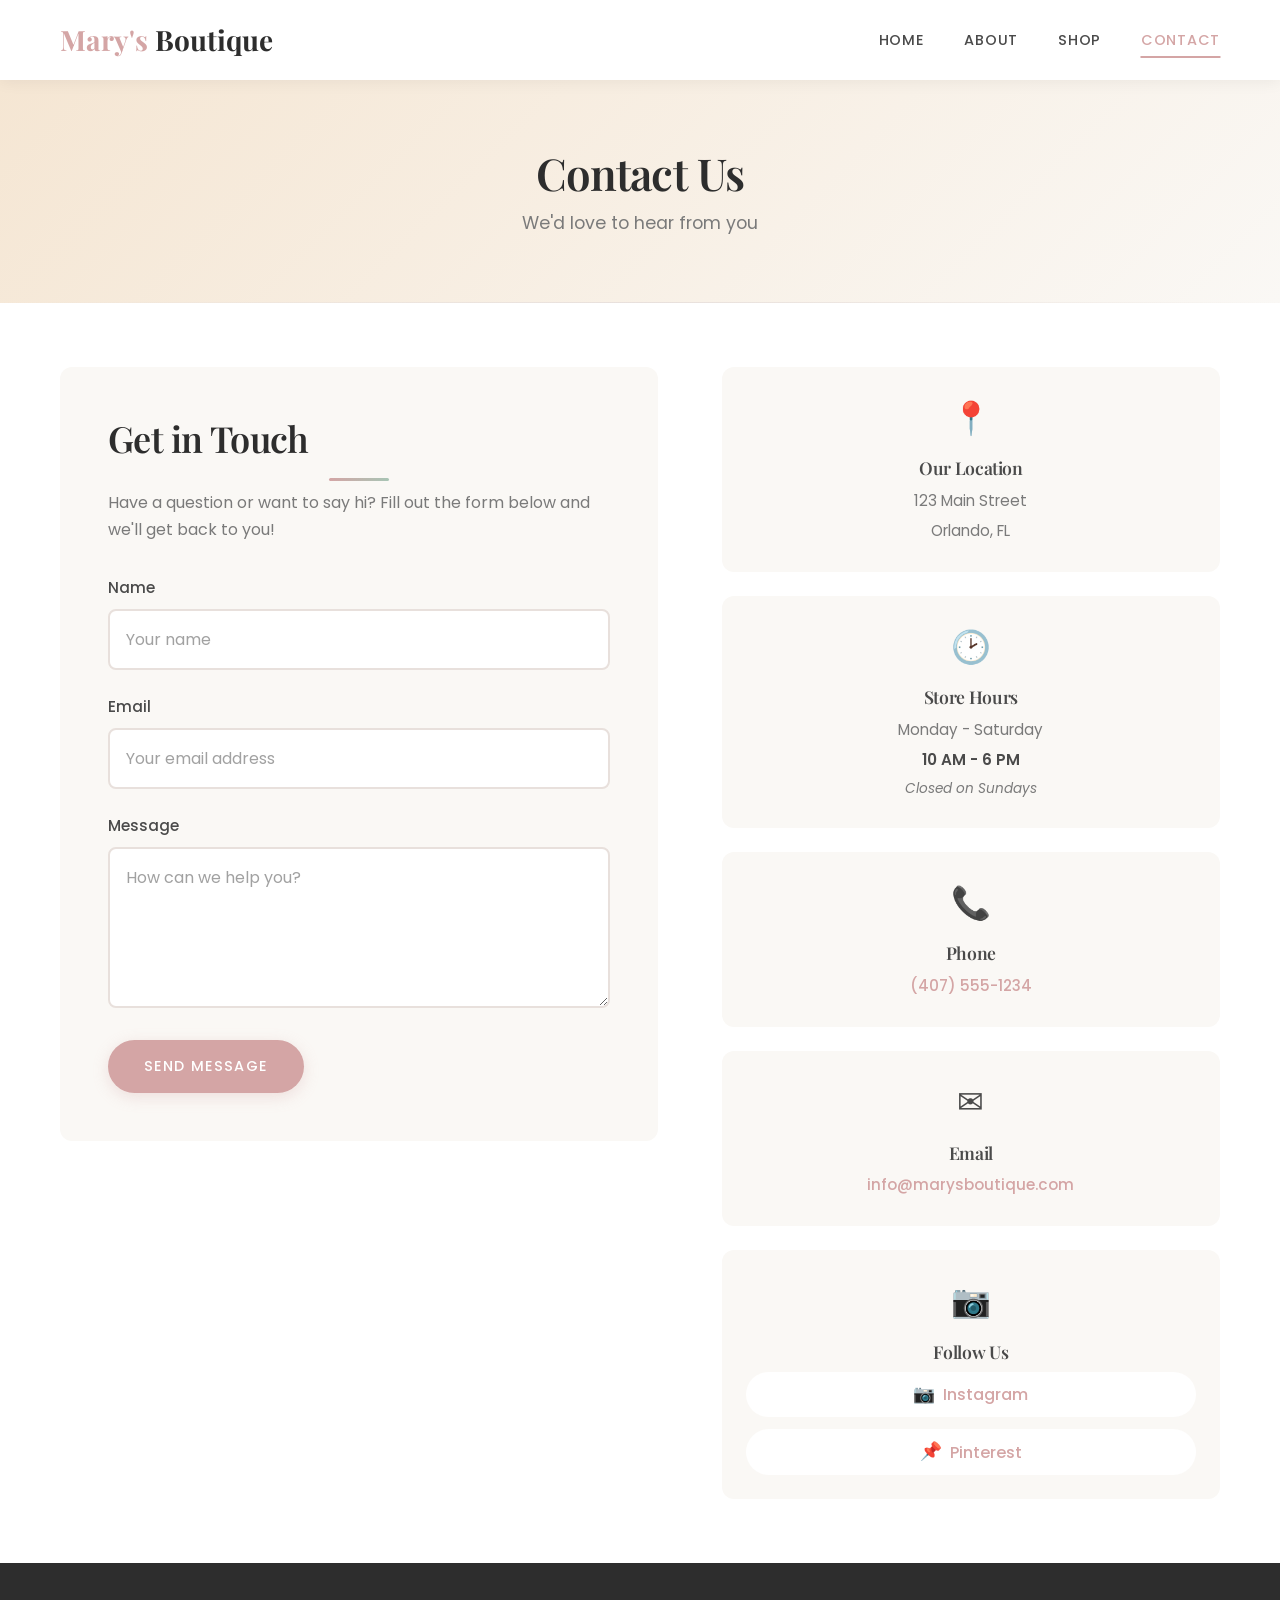
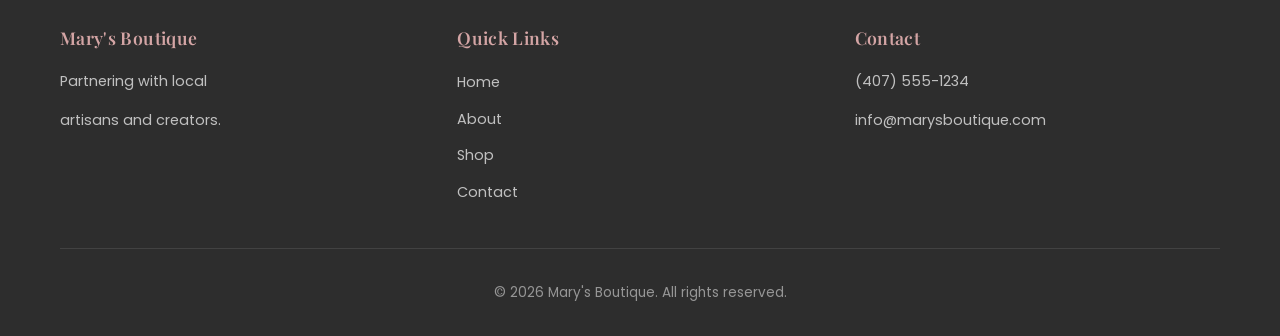
<file: contact.html>
<!DOCTYPE html>
<html lang="en">

<head>
    <meta charset="UTF-8">
    <meta name="viewport" content="width=device-width, initial-scale=1.0">
    <meta name="description"
        content="Contact Mary's Boutique - Get in touch with us for questions about our jewelry, planners, and handmade items.">
    <title>Contact | Mary's Boutique</title>
    <link rel="preconnect" href="https://fonts.googleapis.com">
    <link rel="preconnect" href="https://fonts.gstatic.com" crossorigin>
    <link
        href="https://fonts.googleapis.com/css2?family=Playfair+Display:wght@400;500;600;700&family=Poppins:wght@300;400;500;600&display=swap"
        rel="stylesheet">
    <link rel="stylesheet" href="styles.css">
</head>

<body>
    <!-- Header & Navigation -->
    <header class="header">
        <nav class="nav-container">
            <a href="index.html" class="logo">Mary's <span>Boutique</span></a>

            <ul class="nav-menu" id="navMenu">
                <li><a href="index.html" class="nav-link">Home</a></li>
                <li><a href="about.html" class="nav-link">About</a></li>
                <li><a href="products.html" class="nav-link">Shop</a></li>
                <li><a href="contact.html" class="nav-link active">Contact</a></li>
            </ul>

            <div class="nav-toggle" id="navToggle" onclick="toggleMenu()">
                <span></span>
                <span></span>
                <span></span>
            </div>
        </nav>
    </header>

    <!-- Main Content -->
    <main class="main">
        <!-- Page Header -->
        <section class="page-header">
            <div class="container">
                <h1 class="page-title">Contact Us</h1>
                <p class="page-subtitle">We'd love to hear from you</p>
            </div>
        </section>

        <!-- Contact Form Section -->
        <section class="section contact-form-section">
            <div class="container">
                <div class="contact-wrapper">
                    <div class="contact-form-container">
                        <h2 class="section-title">Get in Touch</h2>
                        <p class="contact-intro">Have a question or want to say hi? Fill out the form below and we'll
                            get back to you!</p>
                        <form class="contact-form" action="#" method="post">
                            <div class="form-group">
                                <label for="name">Name</label>
                                <input type="text" id="name" name="name" placeholder="Your name" required>
                            </div>
                            <div class="form-group">
                                <label for="email">Email</label>
                                <input type="email" id="email" name="email" placeholder="Your email address" required>
                            </div>
                            <div class="form-group">
                                <label for="message">Message</label>
                                <textarea id="message" name="message" rows="5" placeholder="How can we help you?"
                                    required></textarea>
                            </div>
                            <button type="submit" class="btn btn-primary">Send Message</button>
                        </form>
                    </div>

                    <!-- Contact Info Sidebar -->
                    <div class="contact-info-container">
                        <div class="contact-info-card">
                            <div class="contact-info-icon">&#128205;</div>
                            <h3>Our Location</h3>
                            <p>123 Main Street</p>
                            <p>Orlando, FL</p>
                        </div>

                        <div class="contact-info-card">
                            <div class="contact-info-icon">&#128337;</div>
                            <h3>Store Hours</h3>
                            <p>Monday - Saturday</p>
                            <p class="hours-highlight">10 AM - 6 PM</p>
                            <p class="hours-note">Closed on Sundays</p>
                        </div>

                        <div class="contact-info-card">
                            <div class="contact-info-icon">&#128222;</div>
                            <h3>Phone</h3>
                            <p><a href="tel:4075551234">(407) 555-1234</a></p>
                        </div>

                        <div class="contact-info-card">
                            <div class="contact-info-icon">&#9993;</div>
                            <h3>Email</h3>
                            <p><a href="mailto:info@marysboutique.com">info@marysboutique.com</a></p>
                        </div>

                        <div class="contact-info-card">
                            <div class="contact-info-icon">&#128247;</div>
                            <h3>Follow Us</h3>
                            <div class="social-links">
                                <a href="#" class="social-link" title="Instagram">
                                    <span class="social-icon">&#128247;</span> Instagram
                                </a>
                                <a href="#" class="social-link" title="Pinterest">
                                    <span class="social-icon">&#128204;</span> Pinterest
                                </a>
                            </div>
                        </div>
                    </div>
                </div>
            </div>
        </section>
    </main>

    <!-- Footer -->
    <footer class="footer">
        <div class="container">
            <div class="footer-content">
                <div class="footer-section">
                    <h4>Mary's Boutique</h4>
                    <p>Partnering with local </p>
                    <p>artisans and creators.</p>
                </div>
                <div class="footer-section">
                    <h4>Quick Links</h4>
                    <a href="index.html">Home</a>
                    <a href="about.html">About</a>
                    <a href="products.html">Shop</a>
                    <a href="contact.html">Contact</a>
                </div>
                <div class="footer-section">
                    <h4>Contact</h4>
                    <p>(407) 555-1234</p>
                    <p>info@marysboutique.com</p>
                </div>
            </div>
            <div class="footer-bottom">
                <p>&copy; 2026 Mary's Boutique. All rights reserved.</p>
            </div>
        </div>
    </footer>

    <script>
        function toggleMenu() {
            const navMenu = document.getElementById('navMenu');
            navMenu.classList.toggle('active');
        }
    </script>
</body>

</html>
</file>
<file: styles.css>
/* ===== CSS Variables & Color Scheme ===== */
:root {
    /* Primary Palette - Soft & Feminine */
    --color-primary: #d4a5a5;      /* Dusty rose / Blush */
    --color-primary-dark: #c49292; /* Darker blush for hover */
    --color-secondary: #a8c5b5;    /* Sage green */
    --color-secondary-dark: #95b5a3; /* Darker sage */
    --color-accent: #f5e6d3;       /* Warm beige / Cream */

    /* Neutrals */
    --color-background: #faf8f5;   /* Off-white / Cream */
    --color-white: #ffffff;
    --color-border: #e8e0dc;
    --color-border-light: #f0ebe7;

    /* Text Colors */
    --color-text: #4a4a4a;         /* Charcoal */
    --color-text-light: #7a7a7a;   /* Medium gray */
    --color-text-dark: #2d2d2d;    /* Dark charcoal */

    /* Typography */
    --font-heading: 'Playfair Display', Georgia, serif;
    --font-body: 'Poppins', 'Segoe UI', sans-serif;

    /* Shadows & Effects */
    --shadow-soft: 0 2px 15px rgba(0, 0, 0, 0.06);
    --shadow-medium: 0 4px 25px rgba(0, 0, 0, 0.1);
    --shadow-hover: 0 8px 30px rgba(0, 0, 0, 0.12);
    --transition: all 0.3s ease;
    --transition-slow: all 0.4s ease;

    /* Spacing */
    --spacing-xs: 0.5rem;
    --spacing-sm: 1rem;
    --spacing-md: 2rem;
    --spacing-lg: 4rem;
    --spacing-xl: 6rem;
}

/* ===== Reset & Base Styles ===== */
*,
*::before,
*::after {
    box-sizing: border-box;
    margin: 0;
    padding: 0;
}

html {
    scroll-behavior: smooth;
}

body {
    font-family: var(--font-body);
    font-size: 16px;
    line-height: 1.7;
    color: var(--color-text);
    background-color: var(--color-background);
    -webkit-font-smoothing: antialiased;
    -moz-osx-font-smoothing: grayscale;
}

h1, h2, h3, h4, h5, h6 {
    font-family: var(--font-heading);
    font-weight: 600;
    line-height: 1.3;
    color: var(--color-text-dark);
    letter-spacing: -0.02em;
}

p {
    margin-bottom: 1rem;
}

p:last-child {
    margin-bottom: 0;
}

a {
    text-decoration: none;
    color: inherit;
    transition: var(--transition);
}

img {
    max-width: 100%;
    height: auto;
    display: block;
}

ul {
    list-style: none;
}

/* ===== Header & Navigation ===== */
.header {
    background-color: var(--color-white);
    box-shadow: var(--shadow-soft);
    position: sticky;
    top: 0;
    z-index: 1000;
}

.nav-container {
    max-width: 1200px;
    margin: 0 auto;
    padding: 0 20px;
    display: flex;
    justify-content: space-between;
    align-items: center;
    height: 80px;
}

.logo {
    font-family: var(--font-heading);
    font-size: 1.75rem;
    font-weight: 700;
    color: var(--color-primary);
    transition: var(--transition);
}

.logo:hover {
    color: var(--color-primary-dark);
}

.logo span {
    color: var(--color-text-dark);
}

.nav-menu {
    display: flex;
    gap: 2.5rem;
}

.nav-link {
    font-size: 0.9rem;
    font-weight: 500;
    color: var(--color-text);
    padding: 0.5rem 0;
    position: relative;
    text-transform: uppercase;
    letter-spacing: 0.05em;
}

.nav-link::after {
    content: '';
    position: absolute;
    bottom: 0;
    left: 50%;
    transform: translateX(-50%);
    width: 0;
    height: 2px;
    background-color: var(--color-primary);
    transition: var(--transition);
}

.nav-link:hover::after,
.nav-link.active::after {
    width: 100%;
}

.nav-link:hover,
.nav-link.active {
    color: var(--color-primary);
}

/* Mobile Menu Toggle */
.nav-toggle {
    display: none;
    flex-direction: column;
    cursor: pointer;
    gap: 5px;
    padding: 5px;
}

.nav-toggle span {
    width: 25px;
    height: 3px;
    background-color: var(--color-text);
    border-radius: 3px;
    transition: var(--transition);
}

/* ===== Main Content ===== */
.main {
    min-height: calc(100vh - 80px - 200px);
}

.container {
    max-width: 1200px;
    margin: 0 auto;
    padding: 0 20px;
}

.section {
    padding: var(--spacing-lg) 0;
}

.section-title {
    font-size: 2.25rem;
    text-align: center;
    margin-bottom: 1rem;
    color: var(--color-text-dark);
    position: relative;
}

.section-title::after {
    content: '';
    display: block;
    width: 60px;
    height: 3px;
    background: linear-gradient(90deg, var(--color-primary), var(--color-secondary));
    margin: 1rem auto 0;
    border-radius: 2px;
}

.section-subtitle {
    text-align: center;
    color: var(--color-text-light);
    max-width: 600px;
    margin: 1.5rem auto 3rem;
    font-size: 1.05rem;
}

/* ===== Hero Section ===== */
.hero {
    position: relative;
    overflow: hidden;
    padding: var(--spacing-xl) 0;
    min-height: 500px;
    display: flex;
    align-items: center;
    background-size: cover;
    background-position: center;
    background-repeat: no-repeat;
}

.hero-overlay {
    position: absolute;
    top: 0;
    left: 0;
    right: 0;
    bottom: 0;
    background: linear-gradient(
        135deg,
        rgba(45, 45, 45, 0.65) 0%,
        rgba(45, 45, 45, 0.45) 50%,
        rgba(45, 45, 45, 0.55) 100%
    );
    pointer-events: none;
}

.hero-content {
    position: relative;
    z-index: 1;
    max-width: 650px;
}

.hero-text {
    text-align: left;
}

.hero-title {
    font-size: 3.5rem;
    color: var(--color-white);
    margin-bottom: 0.5rem;
    text-shadow: 0 2px 8px rgba(0, 0, 0, 0.2);
}

.hero-tagline {
    font-size: 1.5rem;
    color: var(--color-white);
    font-weight: 500;
    margin-bottom: 1rem;
    text-shadow: 0 1px 4px rgba(0, 0, 0, 0.2);
}

.hero-description {
    font-size: 1.1rem;
    color: var(--color-white);
    opacity: 0.95;
    margin-bottom: 2rem;
    line-height: 1.7;
    text-shadow: 0 1px 3px rgba(0, 0, 0, 0.15);
}

/* ===== Overview Section ===== */
.overview-section {
    background-color: var(--color-white);
}

.overview-content {
    display: grid;
    grid-template-columns: 1fr 1fr;
    gap: 3rem;
    align-items: center;
}

.overview-image img {
    width: 100%;
    height: auto;
    border-radius: 12px;
    box-shadow: var(--shadow-medium);
    object-fit: cover;
}

.overview-text-block .section-title {
    text-align: left;
}

.overview-text {
    font-size: 1.15rem;
    line-height: 1.8;
    color: var(--color-text-light);
}

/* ===== Atmosphere Section ===== */
.atmosphere-section {
    background-color: var(--color-background);
}

.atmosphere-content {
    display: grid;
    grid-template-columns: 1fr 1fr;
    gap: 3rem;
    align-items: center;
}

.atmosphere-text-block .section-title {
    text-align: left;
}

.atmosphere-text {
    font-size: 1.15rem;
    line-height: 1.8;
    color: var(--color-text-light);
    margin-bottom: 2rem;
}

.atmosphere-image img {
    width: 100%;
    height: auto;
    border-radius: 12px;
    box-shadow: var(--shadow-medium);
    object-fit: cover;
}

/* ===== Products Section ===== */
.products-section {
    background-color: var(--color-background);
}

.products-grid {
    display: grid;
    grid-template-columns: repeat(auto-fit, minmax(280px, 1fr));
    gap: 2rem;
}

.product-card {
    background-color: var(--color-white);
}

.product-image {
    aspect-ratio: 1;
    overflow: hidden;
    background-color: var(--color-background);
}

.product-image img {
    width: 100%;
    height: 100%;
    object-fit: cover;
    transition: var(--transition-slow);
}

.product-card:hover .product-image img {
    transform: scale(1.08);
}

.product-info {
    padding: 1.5rem;
}

.product-name {
    font-size: 1.25rem;
    margin-bottom: 0.5rem;
    color: var(--color-text);
}

.product-description {
    font-size: 0.9rem;
    color: var(--color-text-light);
    margin-bottom: 1rem;
    line-height: 1.6;
}

.product-price {
    font-size: 1.25rem;
    font-weight: 600;
    color: var(--color-primary);
}

/* ===== Info Section (Hours & Location) ===== */
.info-section {
    background-color: var(--color-accent);
}

.info-grid {
    display: grid;
    grid-template-columns: repeat(auto-fit, minmax(250px, 1fr));
    gap: 2rem;
    max-width: 700px;
    margin: 0 auto;
}

.info-card {
    background-color: var(--color-white);
    padding: 2.5rem 2rem;
    border-radius: 12px;
    text-align: center;
    box-shadow: var(--shadow-soft);
}

.info-icon {
    font-size: 3rem;
    margin-bottom: 1rem;
}

.info-card h3 {
    font-size: 1.5rem;
    margin-bottom: 1rem;
    color: var(--color-text);
}

.info-card p {
    color: var(--color-text-light);
    margin-bottom: 0.25rem;
}

.info-highlight {
    font-size: 1.1rem;
    font-weight: 600;
    color: var(--color-text) !important;
}

.info-note {
    font-size: 0.875rem;
    font-style: italic;
    margin-top: 0.5rem;
}

.info-link {
    display: inline-block;
    margin-top: 1rem;
    color: var(--color-primary);
    font-weight: 500;
}

.info-link:hover {
    text-decoration: underline;
}

/* ===== About Page Sections ===== */

/* Owner Section */
.about-owner {
    background-color: var(--color-white);
}

.about-content {
    display: grid;
    grid-template-columns: 1fr 1.2fr;
    gap: 4rem;
    align-items: center;
}

.about-image img {
    border-radius: 12px;
    box-shadow: var(--shadow-medium);
}

.about-text .section-title {
    text-align: left;
    margin-bottom: 1.5rem;
}

.about-text p {
    font-size: 1.1rem;
    line-height: 1.8;
    color: var(--color-text-light);
    margin-bottom: 1rem;
}

/* Mission Section */
.about-mission {
    background-color: var(--color-background);
}

.mission-content {
    text-align: center;
    max-width: 900px;
    margin: 0 auto;
}

.mission-icon {
    font-size: 3rem;
    margin-bottom: 1rem;
}

.mission-text {
    font-size: 1.2rem;
    line-height: 1.8;
    color: var(--color-text-light);
    max-width: 700px;
    margin: 0 auto 3rem;
}

.mission-values {
    display: grid;
    grid-template-columns: repeat(3, 1fr);
    gap: 2rem;
}

.value-item {
    background-color: var(--color-white);
    padding: 2rem 1.5rem;
    border-radius: 12px;
    box-shadow: var(--shadow-soft);
    transition: var(--transition);
}

.value-item:hover {
    transform: translateY(-5px);
    box-shadow: var(--shadow-medium);
}

.value-icon {
    font-size: 2.5rem;
    margin-bottom: 1rem;
}

.value-item h4 {
    font-size: 1.1rem;
    margin-bottom: 0.5rem;
    color: var(--color-text);
}

.value-item p {
    font-size: 0.9rem;
    color: var(--color-text-light);
}

/* Causes Section */
.about-causes {
    background-color: var(--color-secondary);
}

.about-causes .section-title,
.about-causes .section-subtitle {
    color: var(--color-text);
}

.causes-content {
    display: grid;
    grid-template-columns: 1fr 1fr;
    gap: 3rem;
    align-items: center;
    margin-top: 2rem;
}

.causes-text p {
    font-size: 1.1rem;
    line-height: 1.8;
    color: var(--color-text);
    margin-bottom: 2rem;
}

.causes-actions {
    display: flex;
    gap: 1rem;
    flex-wrap: wrap;
}

.causes-image img {
    border-radius: 12px;
    box-shadow: var(--shadow-medium);
}

/* ===== Shop Page Sections ===== */
.shop-section {
    background-color: var(--color-background);
}

.shop-section-alt {
    background-color: var(--color-white);
}

.shop-grid {
    display: grid;
    grid-template-columns: repeat(3, 1fr);
    gap: 2rem;
}

.shop-card {
    background-color: var(--color-white);
    display: flex;
    flex-direction: column;
}

.shop-section-alt .shop-card {
    background-color: var(--color-background);
}

.shop-image {
    aspect-ratio: 1;
    overflow: hidden;
    background-color: var(--color-background);
}

.shop-image img {
    width: 100%;
    height: 100%;
    object-fit: cover;
    transition: var(--transition-slow);
}

.shop-card:hover .shop-image img {
    transform: scale(1.08);
}

.shop-info {
    padding: 1.5rem;
    display: flex;
    flex-direction: column;
    flex-grow: 1;
}

.shop-name {
    font-size: 1.2rem;
    margin-bottom: 0.5rem;
    color: var(--color-text);
}

.shop-description {
    font-size: 0.9rem;
    color: var(--color-text-light);
    line-height: 1.6;
    margin-bottom: 1rem;
    flex-grow: 1;
}

.shop-price {
    font-size: 1.3rem;
    font-weight: 600;
    color: var(--color-primary);
}

/* ===== Contact Page Sections ===== */
.contact-form-section {
    background-color: var(--color-white);
}

.contact-wrapper {
    display: grid;
    grid-template-columns: 1.2fr 1fr;
    gap: 4rem;
    align-items: start;
}

.contact-form-container {
    background-color: var(--color-background);
    padding: 3rem;
    border-radius: 12px;
}

.contact-form-container .section-title {
    text-align: left;
    margin-bottom: 0.5rem;
}

.contact-intro {
    color: var(--color-text-light);
    margin-bottom: 2rem;
    line-height: 1.7;
}

.contact-form {
    display: flex;
    flex-direction: column;
    gap: 1.5rem;
}

.form-group {
    display: flex;
    flex-direction: column;
    gap: 0.5rem;
}

.form-group label {
    font-weight: 500;
    color: var(--color-text);
    font-size: 0.95rem;
}

.form-group input,
.form-group textarea {
    padding: 1rem;
    border: 2px solid var(--color-border);
    border-radius: 8px;
    font-family: var(--font-body);
    font-size: 1rem;
    color: var(--color-text);
    background-color: var(--color-white);
    transition: var(--transition);
}

.form-group input:focus,
.form-group textarea:focus {
    outline: none;
    border-color: var(--color-primary);
}

.form-group input::placeholder,
.form-group textarea::placeholder {
    color: var(--color-text-light);
    opacity: 0.7;
}

.form-group textarea {
    resize: vertical;
    min-height: 120px;
}

.contact-form .btn {
    align-self: flex-start;
    margin-top: 0.5rem;
}

/* Contact Info Sidebar */
.contact-info-container {
    display: flex;
    flex-direction: column;
    gap: 1.5rem;
}

.contact-info-card {
    background-color: var(--color-background);
    padding: 1.5rem;
    border-radius: 12px;
    text-align: center;
}

.contact-info-icon {
    font-size: 2rem;
    margin-bottom: 0.75rem;
}

.contact-info-card h3 {
    font-size: 1.1rem;
    margin-bottom: 0.5rem;
    color: var(--color-text);
}

.contact-info-card p {
    color: var(--color-text-light);
    margin-bottom: 0.25rem;
    font-size: 0.95rem;
}

.contact-info-card a {
    color: var(--color-primary);
    font-weight: 500;
}

.contact-info-card a:hover {
    text-decoration: underline;
}

.hours-highlight {
    font-weight: 600;
    color: var(--color-text) !important;
}

.hours-note {
    font-size: 0.85rem !important;
    font-style: italic;
}

.social-links {
    display: flex;
    flex-direction: column;
    gap: 0.75rem;
    margin-top: 0.5rem;
}

.social-link {
    display: inline-flex;
    align-items: center;
    justify-content: center;
    gap: 0.5rem;
    color: var(--color-primary);
    font-weight: 500;
    padding: 0.5rem 1rem;
    background-color: var(--color-white);
    border-radius: 50px;
    transition: var(--transition);
}

.social-link:hover {
    background-color: var(--color-primary);
    color: var(--color-white);
}

.social-icon {
    font-size: 1.1rem;
}

/* ===== Page Header ===== */
.page-header {
    background: linear-gradient(135deg, var(--color-accent) 0%, var(--color-background) 100%);
    padding: var(--spacing-lg) 0;
    text-align: center;
    position: relative;
}

.page-header::after {
    content: '';
    position: absolute;
    bottom: 0;
    left: 0;
    right: 0;
    height: 1px;
    background: linear-gradient(90deg, transparent, var(--color-border), transparent);
}

.page-title {
    font-size: 2.75rem;
    color: var(--color-text-dark);
    margin-bottom: 0.5rem;
}

.page-subtitle {
    font-size: 1.1rem;
    color: var(--color-text-light);
    margin-top: 0.5rem;
}

/* ===== Buttons ===== */
.btn {
    display: inline-block;
    padding: 1rem 2.25rem;
    font-family: var(--font-body);
    font-size: 0.9rem;
    font-weight: 500;
    border-radius: 50px;
    cursor: pointer;
    transition: var(--transition);
    border: none;
    text-transform: uppercase;
    letter-spacing: 0.08em;
}

.btn-primary {
    background-color: var(--color-primary);
    color: var(--color-white);
    box-shadow: 0 4px 15px rgba(212, 165, 165, 0.3);
}

.btn-primary:hover {
    background-color: var(--color-primary-dark);
    transform: translateY(-3px);
    box-shadow: 0 6px 20px rgba(212, 165, 165, 0.4);
}

.btn-secondary {
    background-color: transparent;
    color: var(--color-text-dark);
    border: 2px solid var(--color-primary);
}

.btn-secondary:hover {
    background-color: var(--color-primary);
    color: var(--color-white);
    transform: translateY(-3px);
}

/* Sage variant */
.btn-sage {
    background-color: var(--color-secondary);
    color: var(--color-white);
    box-shadow: 0 4px 15px rgba(168, 197, 181, 0.3);
}

.btn-sage:hover {
    background-color: var(--color-secondary-dark);
    transform: translateY(-3px);
    box-shadow: 0 6px 20px rgba(168, 197, 181, 0.4);
}

/* ===== Cards ===== */
.card {
    background-color: var(--color-white);
    border-radius: 16px;
    box-shadow: var(--shadow-soft);
    overflow: hidden;
    transition: var(--transition-slow);
    border: 1px solid var(--color-border-light);
}

.card:hover {
    transform: translateY(-8px);
    box-shadow: var(--shadow-hover);
    border-color: var(--color-border);
}

/* ===== Footer ===== */
.footer {
    background-color: var(--color-text-dark);
    color: var(--color-white);
    padding: var(--spacing-lg) 0 var(--spacing-md);
}

.footer-content {
    display: grid;
    grid-template-columns: repeat(auto-fit, minmax(200px, 1fr));
    gap: var(--spacing-md);
    margin-bottom: var(--spacing-md);
}

.footer-section h4 {
    color: var(--color-primary);
    margin-bottom: 1.25rem;
    font-size: 1.1rem;
    font-family: var(--font-heading);
    letter-spacing: 0.02em;
}

.footer-section p {
    color: rgba(255, 255, 255, 0.7);
    font-size: 0.9rem;
    line-height: 1.6;
}

.footer-section a {
    display: block;
    color: rgba(255, 255, 255, 0.7);
    margin-bottom: 0.75rem;
    font-size: 0.9rem;
    transition: var(--transition);
}

.footer-section a:hover {
    color: var(--color-primary);
    padding-left: 5px;
}

.footer-bottom {
    text-align: center;
    padding-top: var(--spacing-md);
    border-top: 1px solid rgba(255, 255, 255, 0.1);
    color: rgba(255, 255, 255, 0.5);
    font-size: 0.85rem;
}

.footer-bottom p {
    margin-bottom: 0;
}

/* ===== Responsive Design ===== */
@media (max-width: 768px) {
    .nav-toggle {
        display: flex;
    }

    .nav-menu {
        position: fixed;
        top: 80px;
        left: 0;
        right: 0;
        background-color: var(--color-white);
        flex-direction: column;
        align-items: center;
        padding: 2rem 0;
        gap: 1.5rem;
        box-shadow: var(--shadow-medium);
        transform: translateY(-150%);
        opacity: 0;
        transition: var(--transition);
    }

    .nav-menu.active {
        transform: translateY(0);
        opacity: 1;
    }

    .hero {
        min-height: 400px;
        padding: var(--spacing-lg) 0;
    }

    .hero-content {
        text-align: center;
    }

    .hero-text {
        text-align: center;
    }

    .hero-title {
        font-size: 2.5rem;
    }

    .hero-tagline {
        font-size: 1.25rem;
    }

    .section-title {
        font-size: 2rem;
    }

    .overview-content {
        grid-template-columns: 1fr;
        gap: 2rem;
    }

    .overview-text-block .section-title {
        text-align: center;
    }

    .overview-text {
        text-align: center;
    }

    .atmosphere-content {
        grid-template-columns: 1fr;
        gap: 2rem;
    }

    .atmosphere-text-block {
        text-align: center;
        order: 1;
    }

    .atmosphere-text-block .section-title {
        text-align: center;
    }

    .atmosphere-image {
        order: 2;
    }

    .page-title {
        font-size: 2rem;
    }

    .products-grid {
        grid-template-columns: 1fr;
        max-width: 400px;
        margin: 0 auto;
    }

    .shop-grid {
        grid-template-columns: repeat(2, 1fr);
        gap: 1.5rem;
    }

    .info-grid {
        grid-template-columns: 1fr;
    }

    /* About Page Responsive */
    .about-content {
        grid-template-columns: 1fr;
        gap: 2rem;
    }

    .about-image {
        order: -1;
        max-width: 350px;
        margin: 0 auto;
    }

    .about-text .section-title {
        text-align: center;
    }

    .about-text p {
        text-align: center;
    }

    .mission-values {
        grid-template-columns: 1fr;
        max-width: 350px;
        margin: 0 auto;
    }

    .causes-content {
        grid-template-columns: 1fr;
        gap: 2rem;
    }

    .causes-text {
        text-align: center;
    }

    .causes-actions {
        justify-content: center;
    }

    .causes-image {
        order: -1;
    }

    /* Contact Page Responsive */
    .contact-wrapper {
        grid-template-columns: 1fr;
        gap: 2rem;
    }

    .contact-form-container {
        padding: 2rem;
    }

    .contact-form-container .section-title {
        text-align: center;
    }

    .contact-intro {
        text-align: center;
    }

    .contact-form .btn {
        align-self: center;
        width: 100%;
    }

    .contact-info-container {
        display: grid;
        grid-template-columns: repeat(2, 1fr);
        gap: 1rem;
    }
}

@media (max-width: 480px) {
    .nav-container {
        height: 70px;
    }

    .nav-menu {
        top: 70px;
    }

    .logo {
        font-size: 1.5rem;
    }

    .hero {
        min-height: 350px;
        padding: 3rem 0;
    }

    .hero-title {
        font-size: 2rem;
    }

    .hero-tagline {
        font-size: 1.1rem;
    }

    .hero-description {
        font-size: 1rem;
    }

    .section {
        padding: 3rem 0;
    }

    .overview-text {
        font-size: 1rem;
    }

    .shop-grid {
        grid-template-columns: 1fr;
        max-width: 350px;
        margin: 0 auto;
    }

    .shop-name {
        font-size: 1.1rem;
    }

    /* Contact Page Mobile */
    .contact-form-container {
        padding: 1.5rem;
    }

    .contact-info-container {
        grid-template-columns: 1fr;
    }

    .contact-info-card {
        padding: 1.25rem;
    }
}

/* ===== Utility Classes ===== */
.text-center {
    text-align: center;
}

.mt-1 { margin-top: 0.5rem; }
.mt-2 { margin-top: 1rem; }
.mt-3 { margin-top: 1.5rem; }
.mt-4 { margin-top: 2rem; }

.mb-1 { margin-bottom: 0.5rem; }
.mb-2 { margin-bottom: 1rem; }
.mb-3 { margin-bottom: 1.5rem; }
.mb-4 { margin-bottom: 2rem; }

/* ===== Selection & Focus Styles ===== */
::selection {
    background-color: var(--color-primary);
    color: var(--color-white);
}

:focus-visible {
    outline: 2px solid var(--color-primary);
    outline-offset: 2px;
}

/* ===== Scroll Bar Styling ===== */
::-webkit-scrollbar {
    width: 10px;
}

::-webkit-scrollbar-track {
    background: var(--color-background);
}

::-webkit-scrollbar-thumb {
    background: var(--color-border);
    border-radius: 5px;
}

::-webkit-scrollbar-thumb:hover {
    background: var(--color-primary);
}

/* ===== Image Fallback ===== */
img {
    background-color: var(--color-background);
}

/* ===== Smooth Animations ===== */
@media (prefers-reduced-motion: reduce) {
    *,
    *::before,
    *::after {
        animation-duration: 0.01ms !important;
        animation-iteration-count: 1 !important;
        transition-duration: 0.01ms !important;
    }
}
</file>
